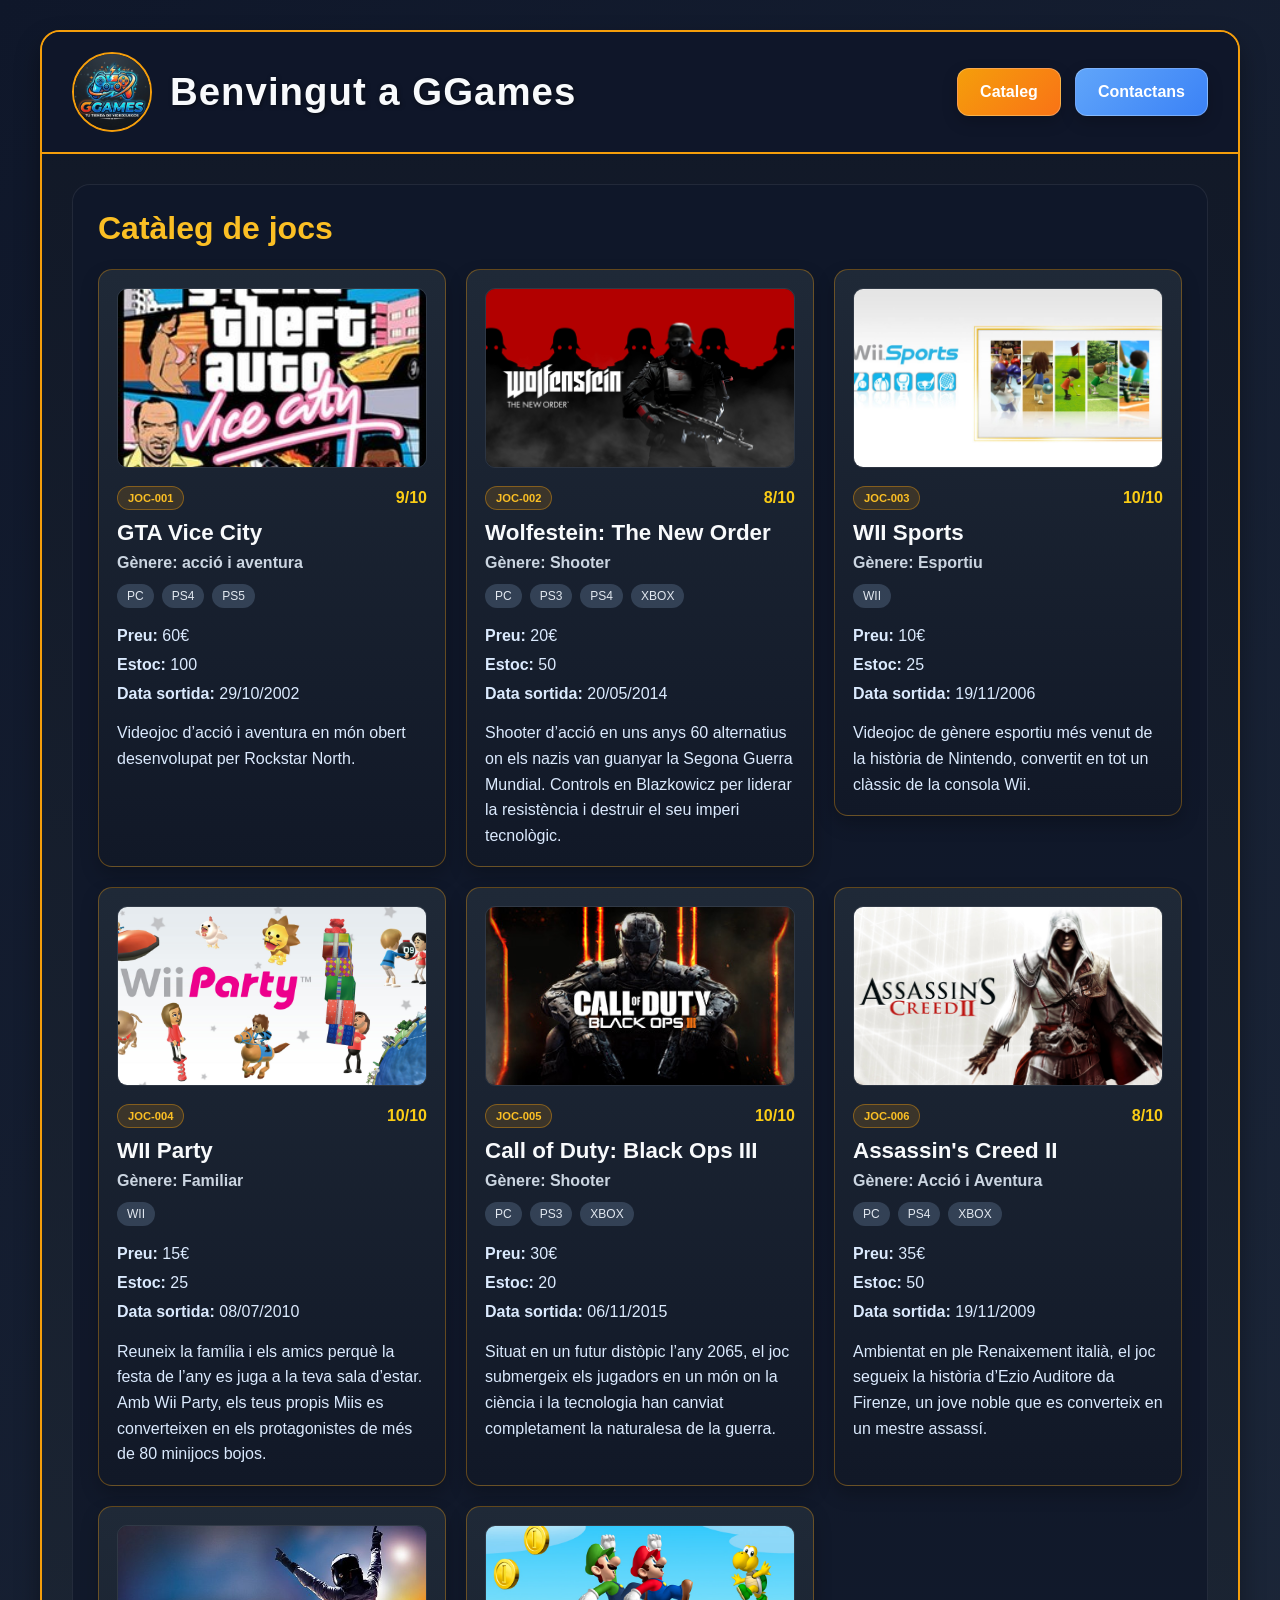
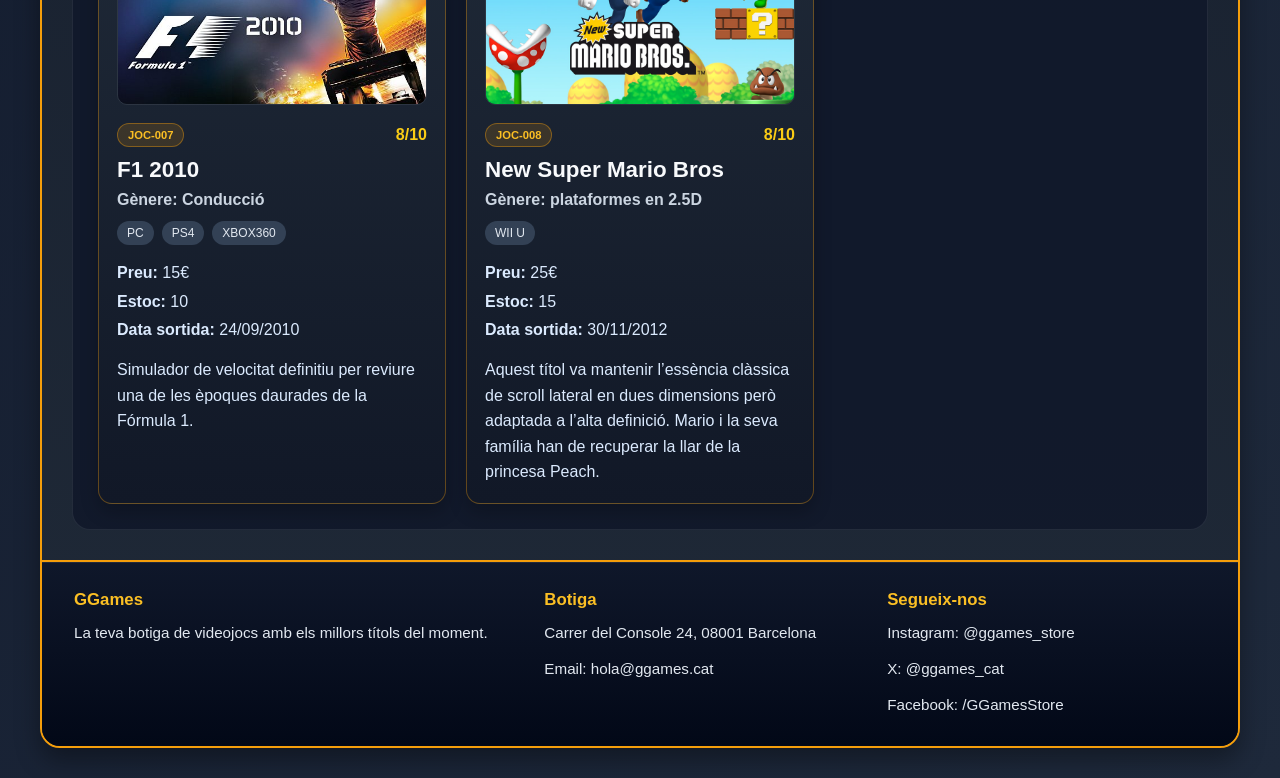
<file: index.html>
<!DOCTYPE html>
<html lang="ca">
<head>
    <meta charset="UTF-8">
    <meta name="viewport" content="width=device-width, initial-scale=1.0">
    <title>GGames</title>
    <link rel="stylesheet" href="css/estil.css">
</head>
<body>
    <div class="contenedor-principal">
        <header class="capzalera">
            <div class="logo-titol">
                <div class="logo">
                    <a href="index.html">
                        <img src="img/logo.jpeg" alt="Logo de GGames" width="80" height="80">
                    </a>
                </div>
                <h1>Benvingut a GGames</h1>
            </div>

            <nav class="menu" aria-label="Menú principal">
                <a class="menu-cataleg" href="index.html">Cataleg</a>
                <a class="menu-contacte" href="ajuda.html">Contactans</a>
            </nav>
        </header>

        <main class="catalog-main">
            <section class="catalog-card">
                <div class="catalog-header">
                    <h2>Catàleg de jocs</h2>
                </div>

                <div class="catalog-grid">
                    <article class="game-card">
                        <img class="game-image" src="img/GTA.jpg" alt="GTA Vice City">
                        <div class="game-top">
                            <span class="game-id">JOC-001</span>
                            <span class="game-rating">9/10</span>
                        </div>
                        <h3>GTA Vice City</h3>
                        <p class="game-genre">Gènere: acció i aventura</p>
                        <div class="platforms">
                            <span>PC</span>
                            <span>PS4</span>
                            <span>PS5</span>
                        </div>
                        <ul class="game-info">
                            <li><strong>Preu:</strong> 60€</li>
                            <li><strong>Estoc:</strong> 100</li>
                            <li><strong>Data sortida:</strong> 29/10/2002</li>
                        </ul>
                        <p class="description">Videojoc d’acció i aventura en món obert desenvolupat per Rockstar North.</p>
                    </article>

                    <article class="game-card">
                        <img class="game-image" src="img/wolf.jpeg" alt="Wolfestein The New Order">
                        <div class="game-top">
                            <span class="game-id">JOC-002</span>
                            <span class="game-rating">8/10</span>
                        </div>
                        <h3>Wolfestein: The New Order</h3>
                        <p class="game-genre">Gènere: Shooter</p>
                        <div class="platforms">
                            <span>PC</span>
                            <span>PS3</span>
                            <span>PS4</span>
                            <span>XBOX</span>
                        </div>
                        <ul class="game-info">
                            <li><strong>Preu:</strong> 20€</li>
                            <li><strong>Estoc:</strong> 50</li>
                            <li><strong>Data sortida:</strong> 20/05/2014</li>
                        </ul>
                        <p class="description">Shooter d’acció en uns anys 60 alternatius on els nazis van guanyar la Segona Guerra Mundial. Controls en Blazkowicz per liderar la resistència i destruir el seu imperi tecnològic.</p>
                    </article>

                    <a class="card-link" href="joc-detall.html">
                        <article class="game-card">
                            <img class="game-image" src="img/sports.jpg" alt="WII Sports">
                            <div class="game-top">
                                <span class="game-id">JOC-003</span>
                                <span class="game-rating">10/10</span>
                            </div>
                            <h3>WII Sports</h3>
                            <p class="game-genre">Gènere: Esportiu</p>
                            <div class="platforms">
                                <span>WII</span>
                            </div>
                            <ul class="game-info">
                                <li><strong>Preu:</strong> 10€</li>
                                <li><strong>Estoc:</strong> 25</li>
                                <li><strong>Data sortida:</strong> 19/11/2006</li>
                            </ul>
                            <p class="description">Videojoc de gènere esportiu més venut de la història de Nintendo, convertit en tot un clàssic de la consola Wii.</p>
                        </article>
                    </a>

                    <article class="game-card">
                        <img class="game-image" src="img/party.jpg" alt="WII Party">
                        <div class="game-top">
                            <span class="game-id">JOC-004</span>
                            <span class="game-rating">10/10</span>
                        </div>
                        <h3>WII Party</h3>
                        <p class="game-genre">Gènere: Familiar</p>
                        <div class="platforms">
                            <span>WII</span>
                        </div>
                        <ul class="game-info">
                            <li><strong>Preu:</strong> 15€</li>
                            <li><strong>Estoc:</strong> 25</li>
                            <li><strong>Data sortida:</strong> 08/07/2010</li>
                        </ul>
                        <p class="description">Reuneix la família i els amics perquè la festa de l’any es juga a la teva sala d’estar. Amb Wii Party, els teus propis Miis es converteixen en els protagonistes de més de 80 minijocs bojos.</p>
                    </article>

                    <article class="game-card">
                        <img class="game-image" src="img/cod.jpg" alt="Call of Duty Black Ops III">
                        <div class="game-top">
                            <span class="game-id">JOC-005</span>
                            <span class="game-rating">10/10</span>
                        </div>
                        <h3>Call of Duty: Black Ops III</h3>
                        <p class="game-genre">Gènere: Shooter</p>
                        <div class="platforms">
                            <span>PC</span>
                            <span>PS3</span>
                            <span>XBOX</span>
                        </div>
                        <ul class="game-info">
                            <li><strong>Preu:</strong> 30€</li>
                            <li><strong>Estoc:</strong> 20</li>
                            <li><strong>Data sortida:</strong> 06/11/2015</li>
                        </ul>
                        <p class="description">Situat en un futur distòpic l’any 2065, el joc submergeix els jugadors en un món on la ciència i la tecnologia han canviat completament la naturalesa de la guerra.</p>
                    </article>

                    <article class="game-card">
                        <img class="game-image" src="img/creed.jpg" alt="Assassin's Creed II">
                        <div class="game-top">
                            <span class="game-id">JOC-006</span>
                            <span class="game-rating">8/10</span>
                        </div>
                        <h3>Assassin's Creed II</h3>
                        <p class="game-genre">Gènere: Acció i Aventura</p>
                        <div class="platforms">
                            <span>PC</span>
                            <span>PS4</span>
                            <span>XBOX</span>
                        </div>
                        <ul class="game-info">
                            <li><strong>Preu:</strong> 35€</li>
                            <li><strong>Estoc:</strong> 50</li>
                            <li><strong>Data sortida:</strong> 19/11/2009</li>
                        </ul>
                        <p class="description">Ambientat en ple Renaixement italià, el joc segueix la història d’Ezio Auditore da Firenze, un jove noble que es converteix en un mestre assassí.</p>
                    </article>

                    <article class="game-card">
                        <img class="game-image" src="img/f1.jpg" alt="F1 2010">
                        <div class="game-top">
                            <span class="game-id">JOC-007</span>
                            <span class="game-rating">8/10</span>
                        </div>
                        <h3>F1 2010</h3>
                        <p class="game-genre">Gènere: Conducció</p>
                        <div class="platforms">
                            <span>PC</span>
                            <span>PS4</span>
                            <span>XBOX360</span>
                        </div>
                        <ul class="game-info">
                            <li><strong>Preu:</strong> 15€</li>
                            <li><strong>Estoc:</strong> 10</li>
                            <li><strong>Data sortida:</strong> 24/09/2010</li>
                        </ul>
                        <p class="description">Simulador de velocitat definitiu per reviure una de les èpoques daurades de la Fórmula 1.</p>
                    </article>

                    <article class="game-card">
                        <img class="game-image" src="img/mario.jpg" alt="New Super Mario Bros">
                        <div class="game-top">
                            <span class="game-id">JOC-008</span>
                            <span class="game-rating">8/10</span>
                        </div>
                        <h3>New Super Mario Bros</h3>
                        <p class="game-genre">Gènere: plataformes en 2.5D</p>
                        <div class="platforms">
                            <span>WII U</span>
                        </div>
                        <ul class="game-info">
                            <li><strong>Preu:</strong> 25€</li>
                            <li><strong>Estoc:</strong> 15</li>
                            <li><strong>Data sortida:</strong> 30/11/2012</li>
                        </ul>
                        <p class="description">Aquest títol va mantenir l’essència clàssica de scroll lateral en dues dimensions però adaptada a l’alta definició. Mario i la seva família han de recuperar la llar de la princesa Peach.</p>
                    </article>
                </div>
            </section>
        </main>

        <footer class="site-footer">
            <div class="footer-brand">
                <h3>GGames</h3>
                <p>La teva botiga de videojocs amb els millors títols del moment.</p>
            </div>

            <div class="footer-contact">
                <h4>Botiga</h4>
                <p>Carrer del Console 24, 08001 Barcelona</p>
                <p>Email: hola@ggames.cat</p>
            </div>

            <div class="footer-social">
                <h4>Segueix-nos</h4>
                <a href="#">Instagram: @ggames_store</a>
                <a href="#">X: @ggames_cat</a>
                <a href="#">Facebook: /GGamesStore</a>
            </div>
        </footer>
    </div>
</body>
</html>
</file>
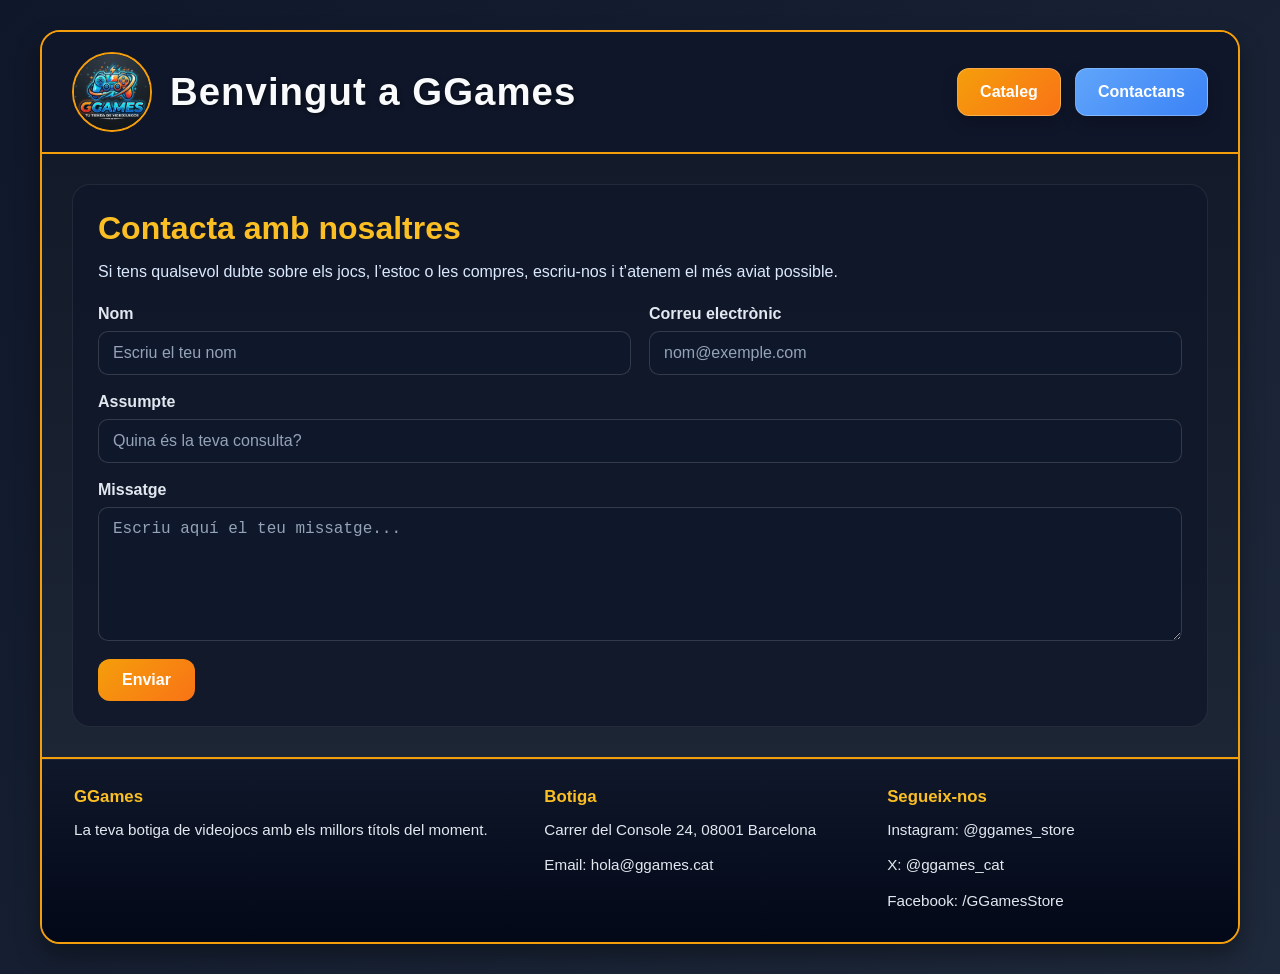
<file: ajuda.html>
<!DOCTYPE html>
<html lang="ca">
<head>
    <meta charset="UTF-8">
    <meta name="viewport" content="width=device-width, initial-scale=1.0">
    <title>GGames | Contactans</title>
    <link rel="stylesheet" href="css/estil.css">
</head>
<body>
    <div class="contenedor-principal">
        <header class="capzalera">
            <div class="logo-titol">
                <div class="logo">
                    <a href="index.html">
                        <img src="img/logo.jpeg" alt="Logo de GGames" width="80" height="80">
                    </a>
                </div>
                <h1>Benvingut a GGames</h1>
            </div>

            <nav class="menu" aria-label="Menú principal">
                <a class="menu-cataleg" href="index.html">Cataleg</a>
                <a class="menu-contacte" href="ajuda.html">Contactans</a>
            </nav>
        </header>

        <main class="contact-main">
            <section class="contact-card">
                <div class="contact-header">
                    <h2>Contacta amb nosaltres</h2>
                    <p>Si tens qualsevol dubte sobre els jocs, l’estoc o les compres, escriu-nos i t’atenem el més aviat possible.</p>
                </div>

                <form class="contact-form">
                    <div class="form-row">
                        <div class="form-group">
                            <label for="nom">Nom</label>
                            <input type="text" id="nom" name="nom" placeholder="Escriu el teu nom">
                        </div>

                        <div class="form-group">
                            <label for="email">Correu electrònic</label>
                            <input type="email" id="email" name="email" placeholder="nom@exemple.com">
                        </div>
                    </div>

                    <div class="form-group">
                        <label for="assumpte">Assumpte</label>
                        <input type="text" id="assumpte" name="assumpte" placeholder="Quina és la teva consulta?">
                    </div>

                    <div class="form-group">
                        <label for="missatge">Missatge</label>
                        <textarea id="missatge" name="missatge" rows="6" placeholder="Escriu aquí el teu missatge..."></textarea>
                    </div>

                    <div class="form-actions">
                        <button type="submit">Enviar</button>
                    </div>
                </form>
            </section>
        </main>

        <footer class="site-footer">
            <div class="footer-brand">
                <h3>GGames</h3>
                <p>La teva botiga de videojocs amb els millors títols del moment.</p>
            </div>

            <div class="footer-contact">
                <h4>Botiga</h4>
                <p>Carrer del Console 24, 08001 Barcelona</p>
                <p>Email: hola@ggames.cat</p>
            </div>

            <div class="footer-social">
                <h4>Segueix-nos</h4>
                <a href="#">Instagram: @ggames_store</a>
                <a href="#">X: @ggames_cat</a>
                <a href="#">Facebook: /GGamesStore</a>
            </div>
        </footer>
    </div>
</body>
</html>
</file>
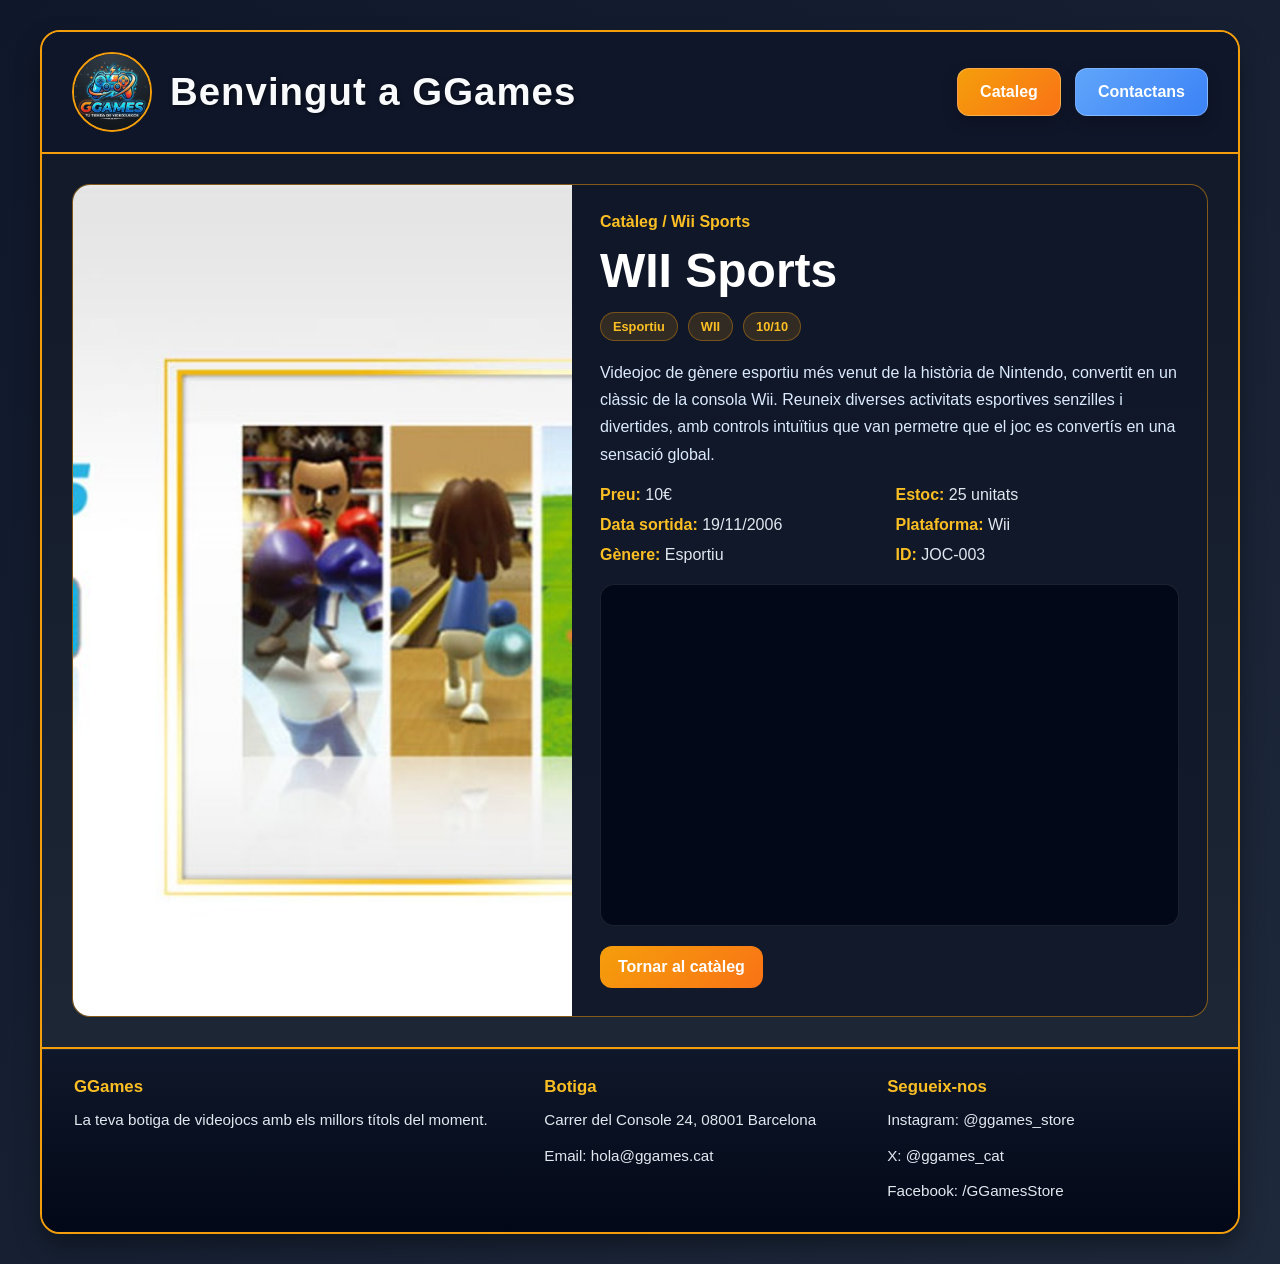
<file: joc-detall.html>
<!DOCTYPE html>
<html lang="ca">
<head>
    <meta charset="UTF-8">
    <meta name="viewport" content="width=device-width, initial-scale=1.0">
    <title>GGames | Wii Sports</title>
    <link rel="stylesheet" href="css/estil.css">
</head>
<body>
    <div class="contenedor-principal">
        <header class="capzalera">
            <div class="logo-titol">
                <div class="logo">
                    <a href="index.html">
                        <img src="img/logo.jpeg" alt="Logo de GGames" width="80" height="80">
                    </a>
                </div>
                <h1>Benvingut a GGames</h1>
            </div>

            <nav class="menu" aria-label="Menú principal">
                <a class="menu-cataleg" href="index.html">Cataleg</a>
                <a class="menu-contacte" href="ajuda.html">Contactans</a>
            </nav>
        </header>

        <main class="detail-page">
            <section class="detail-card">
                <div class="detail-hero">
                    <img class="detail-image" src="img/sports.jpg" alt="Wii Sports">

                    <div class="detail-content">
                        <span class="breadcrumb">Catàleg / Wii Sports</span>
                        <h1>WII Sports</h1>

                        <div class="detail-meta">
                            <span>Esportiu</span>
                            <span>WII</span>
                            <span>10/10</span>
                        </div>

                        <p class="detail-description">
                            Videojoc de gènere esportiu més venut de la història de Nintendo, convertit en un clàssic de la consola Wii.
                            Reuneix diverses activitats esportives senzilles i divertides, amb controls intuïtius que van permetre que el joc es convertís en una sensació global.
                        </p>

                        <ul class="detail-info">
                            <li><strong>Preu:</strong> 10€</li>
                            <li><strong>Estoc:</strong> 25 unitats</li>
                            <li><strong>Data sortida:</strong> 19/11/2006</li>
                            <li><strong>Plataforma:</strong> Wii</li>
                            <li><strong>Gènere:</strong> Esportiu</li>
                            <li><strong>ID:</strong> JOC-003</li>
                        </ul>

                        <div class="video-box">
                            <iframe
                                src="https://www.youtube.com/embed/SO_W6pGrBIc"
                                allow="accelerometer; autoplay; clipboard-write; encrypted-media; gyroscope; picture-in-picture"
                                allowfullscreen>
                            </iframe>
                        </div>

                        <a href="index.html" class="back-link">Tornar al catàleg</a>
                    </div>
                </div>
            </section>
        </main>

        <footer class="site-footer">
            <div class="footer-brand">
                <h3>GGames</h3>
                <p>La teva botiga de videojocs amb els millors títols del moment.</p>
            </div>

            <div class="footer-contact">
                <h4>Botiga</h4>
                <p>Carrer del Console 24, 08001 Barcelona</p>
                <p>Email: hola@ggames.cat</p>
            </div>

            <div class="footer-social">
                <h4>Segueix-nos</h4>
                <a href="#">Instagram: @ggames_store</a>
                <a href="#">X: @ggames_cat</a>
                <a href="#">Facebook: /GGamesStore</a>
            </div>
        </footer>
    </div>
</body>
</html>
</file>
<file: css/estil.css>
* {
    margin: 0;
    padding: 0;
    box-sizing: border-box;
}

body {
    font-family: Arial, sans-serif;
    background: linear-gradient(135deg, #0f172a, #1e293b);
    color: #f8fafc;
    min-height: 100vh;
}

.contenedor-principal {
    width: min(1200px, 95%);
    margin: 30px auto;
    background: linear-gradient(180deg, #111827 0%, #1f2937 100%);
    border: 2px solid #f59e0b;
    border-radius: 20px;
    overflow: hidden;
    box-shadow: 0 12px 25px rgba(0, 0, 0, 0.35);
}

.capzalera {
    display: flex;
    align-items: center;
    justify-content: space-between;
    gap: 20px;
    background: rgba(15, 23, 42, 0.95);
    padding: 20px 30px;
    border-bottom: 2px solid #f59e0b;
}

.logo-titol {
    display: flex;
    align-items: center;
    gap: 18px;
}

.logo img {
    display: block;
    width: 80px;
    height: 80px;
    border-radius: 50%;
    border: 2px solid #f59e0b;
    background: #fff;
    object-fit: cover;
}

.capzalera h1 {
    font-size: clamp(1.6rem, 3vw, 2.6rem);
    color: #f8fafc;
    letter-spacing: 1px;
    text-shadow: 1px 1px 4px rgba(0,0,0,0.5);
}

.menu {
    display: flex;
    flex-wrap: wrap;
    justify-content: flex-end;
    gap: 14px;
}

.menu a {
    display: inline-block;
    text-decoration: none;
    color: #ffffff;
    font-weight: bold;
    padding: 14px 22px;
    border-radius: 12px;
    transition: transform 0.2s ease, box-shadow 0.2s ease;
    box-shadow: 0 6px 16px rgba(0, 0, 0, 0.2);
    border: 1px solid rgba(255,255,255,0.25);
}

.menu a:hover {
    transform: translateY(-2px);
    box-shadow: 0 10px 20px rgba(0, 0, 0, 0.25);
}

.menu-cataleg {
    background: linear-gradient(135deg, #f59e0b, #f97316);
}

.menu-contacte {
    background: linear-gradient(135deg, #60a5fa, #3b82f6);
}

.catalog-main {
    padding: 30px;
}

.catalog-card {
    background: rgba(15, 23, 42, 0.8);
    border: 1px solid rgba(255, 255, 255, 0.08);
    border-radius: 18px;
    padding: 25px;
}

.catalog-header h2 {
    margin: 0 0 22px;
    color: #fbbf24;
    font-size: 2rem;
}

.catalog-grid {
    display: grid;
    grid-template-columns: repeat(auto-fit, minmax(260px, 1fr));
    gap: 20px;
}

.game-card {
    background: linear-gradient(180deg, #1f2937, #111827);
    border: 1px solid rgba(245, 158, 11, 0.35);
    border-radius: 14px;
    padding: 18px;
    box-shadow: 0 8px 18px rgba(0, 0, 0, 0.22);
}

.game-image {
    width: 100%;
    height: 180px;
    object-fit: cover;
    border-radius: 10px;
    margin-bottom: 14px;
    border: 1px solid rgba(255, 255, 255, 0.08);
}

.game-top {
    display: flex;
    justify-content: space-between;
    align-items: center;
    margin-bottom: 10px;
    gap: 10px;
}

.game-id {
    background: rgba(245, 158, 11, 0.15);
    color: #fbbf24;
    border: 1px solid rgba(245, 158, 11, 0.4);
    border-radius: 999px;
    font-size: 0.7rem;
    padding: 5px 10px;
    font-weight: bold;
}

.game-rating {
    color: #facc15;
    font-weight: bold;
}

.game-card h3 {
    margin: 0 0 8px;
    font-size: 1.4rem;
    color: #f8fafc;
}

.game-genre {
    margin: 0 0 12px;
    color: #cbd5e1;
    font-weight: bold;
}

.platforms {
    display: flex;
    flex-wrap: wrap;
    gap: 8px;
    margin-bottom: 14px;
}

.platforms span {
    background: #334155;
    color: #e2e8f0;
    border-radius: 999px;
    padding: 5px 10px;
    font-size: 0.75rem;
}

.game-info {
    list-style: none;
    margin: 0 0 12px;
    padding: 0;
    color: #dbeafe;
    line-height: 1.8;
}

.description {
    color: #dbeafe;
    line-height: 1.6;
    margin: 0;
}

.card-link {
    text-decoration: none;
    color: inherit;
    display: block;
}

.card-link:hover .game-card {
    transform: translateY(-4px);
    border-color: rgba(245, 158, 11, 0.8);
}

.contact-main {
    padding: 30px;
}

.detail-page {
    padding: 30px;
}

.detail-card {
    background: rgba(15, 23, 42, 0.8);
    border: 1px solid rgba(245, 158, 11, 0.5);
    border-radius: 18px;
    overflow: hidden;
}

.detail-hero {
    display: grid;
    grid-template-columns: 1.1fr 1.4fr;
    gap: 0;
}

.detail-image {
    width: 100%;
    height: 100%;
    object-fit: cover;
    display: block;
    min-height: 320px;
}

.detail-content {
    padding: 28px;
}

.detail-content .breadcrumb {
    color: #fbbf24;
    font-weight: bold;
    margin-bottom: 12px;
    display: inline-block;
}

.detail-content h1 {
    margin: 0 0 14px;
    font-size: clamp(2rem, 4vw, 3rem);
    color: #fff;
}

.detail-meta {
    display: flex;
    flex-wrap: wrap;
    gap: 10px;
    margin-bottom: 18px;
}

.detail-meta span {
    background: rgba(245, 158, 11, 0.15);
    color: #fbbf24;
    border: 1px solid rgba(245, 158, 11, 0.35);
    border-radius: 999px;
    padding: 6px 12px;
    font-size: 0.8rem;
    font-weight: bold;
}

.detail-description {
    color: #dbeafe;
    line-height: 1.7;
    margin: 0 0 18px;
}

.detail-info {
    list-style: none;
    padding: 0;
    margin: 0 0 20px;
    display: grid;
    grid-template-columns: repeat(2, minmax(0, 1fr));
    gap: 12px;
    color: #e2e8f0;
}

.detail-info strong {
    color: #fbbf24;
}

.video-box {
    margin-top: 18px;
    border-radius: 14px;
    overflow: hidden;
    border: 1px solid rgba(255,255,255,0.1);
    background: #020817;
}

.video-box iframe {
    display: block;
    width: 100%;
    height: 340px;
    border: 0;
}

.back-link {
    display: inline-block;
    margin-top: 20px;
    text-decoration: none;
    background: linear-gradient(135deg, #f59e0b, #f97316);
    color: #fff;
    padding: 12px 18px;
    border-radius: 12px;
    font-weight: bold;
}

.site-footer {
    display: grid;
    grid-template-columns: 1.4fr 1fr 1fr;
    gap: 24px;
    align-items: start;
    min-height: 90px;
    background: linear-gradient(180deg, rgba(15, 23, 42, 0.98), rgba(2, 8, 23, 1));
    border-top: 2px solid #f59e0b;
    padding: 28px 32px;
    box-shadow: inset 0 1px 0 rgba(255,255,255,0.08);
}

.footer-brand,
.footer-contact,
.footer-social {
    display: flex;
    flex-direction: column;
    gap: 10px;
}

.footer-brand h3,
.footer-contact h4,
.footer-social h4 {
    color: #fbbf24;
    font-size: 1.05rem;
    margin: 0;
}

.footer-brand p,
.footer-contact p,
.footer-social a {
    color: #e2e8f0;
    font-size: 0.95rem;
    line-height: 1.7;
    text-decoration: none;
    margin: 0;
}

.footer-social {
    align-items: flex-start;
}

.footer-social a {
    transition: color 0.2s ease;
}

.footer-social a:hover {
    color: #fcd34d;
}

.footer-links {
    display: flex;
    flex-wrap: wrap;
    gap: 18px;
    margin-top: 10px;
}

.footer-links a {
    color: #fbbf24;
    text-decoration: none;
    font-weight: bold;
    transition: color 0.2s ease, transform 0.2s ease;
}

.footer-links a:hover {
    color: #fcd34d;
    transform: translateY(-1px);
}

@media (max-width: 700px) {
    .detail-hero {
        grid-template-columns: 1fr;
    }

    .detail-info {
        grid-template-columns: 1fr;
    }

    .video-box iframe {
        height: 240px;
    }
}
.contact-card {
    background: rgba(15, 23, 42, 0.8);
    border: 1px solid rgba(255, 255, 255, 0.08);
    border-radius: 18px;
    padding: 25px;
}

.contact-header {
    margin-bottom: 20px;
}

.contact-header h2 {
    margin: 0 0 12px;
    color: #fbbf24;
    font-size: 2rem;
}

.contact-header p {
    color: #dbeafe;
    line-height: 1.6;
    margin: 0;
}

.contact-form {
    display: grid;
    gap: 18px;
}

.form-row {
    display: grid;
    grid-template-columns: repeat(2, minmax(0, 1fr));
    gap: 18px;
}

.form-group {
    display: grid;
    gap: 8px;
}

.form-group label {
    color: #e2e8f0;
    font-weight: bold;
}

.form-group input,
.form-group textarea {
    width: 100%;
    padding: 12px 14px;
    border-radius: 10px;
    border: 1px solid rgba(255, 255, 255, 0.15);
    background: #0f172a;
    color: #fff;
    font-size: 1rem;
}

.form-group input::placeholder,
.form-group textarea::placeholder {
    color: #94a3b8;
}

.form-actions {
    display: flex;
    justify-content: flex-start;
}

.contact-form button {
    border: none;
    border-radius: 12px;
    background: linear-gradient(135deg, #f59e0b, #f97316);
    color: #fff;
    font-weight: bold;
    font-size: 1rem;
    padding: 12px 24px;
    cursor: pointer;
    transition: transform 0.2s ease;
}

.contact-form button:hover {
    transform: translateY(-2px);
}

@media (max-width: 700px) {
    .capzalera {
        flex-direction: column;
        align-items: flex-start;
    }

    .menu {
        width: 100%;
        justify-content: flex-start;
    }

    .menu a {
        flex: 1 1 180px;
        text-align: center;
    }

    .catalog-main,
    .contact-main {
        padding: 20px 15px;
    }

    .form-row {
        grid-template-columns: 1fr;
    }
}
</file>
